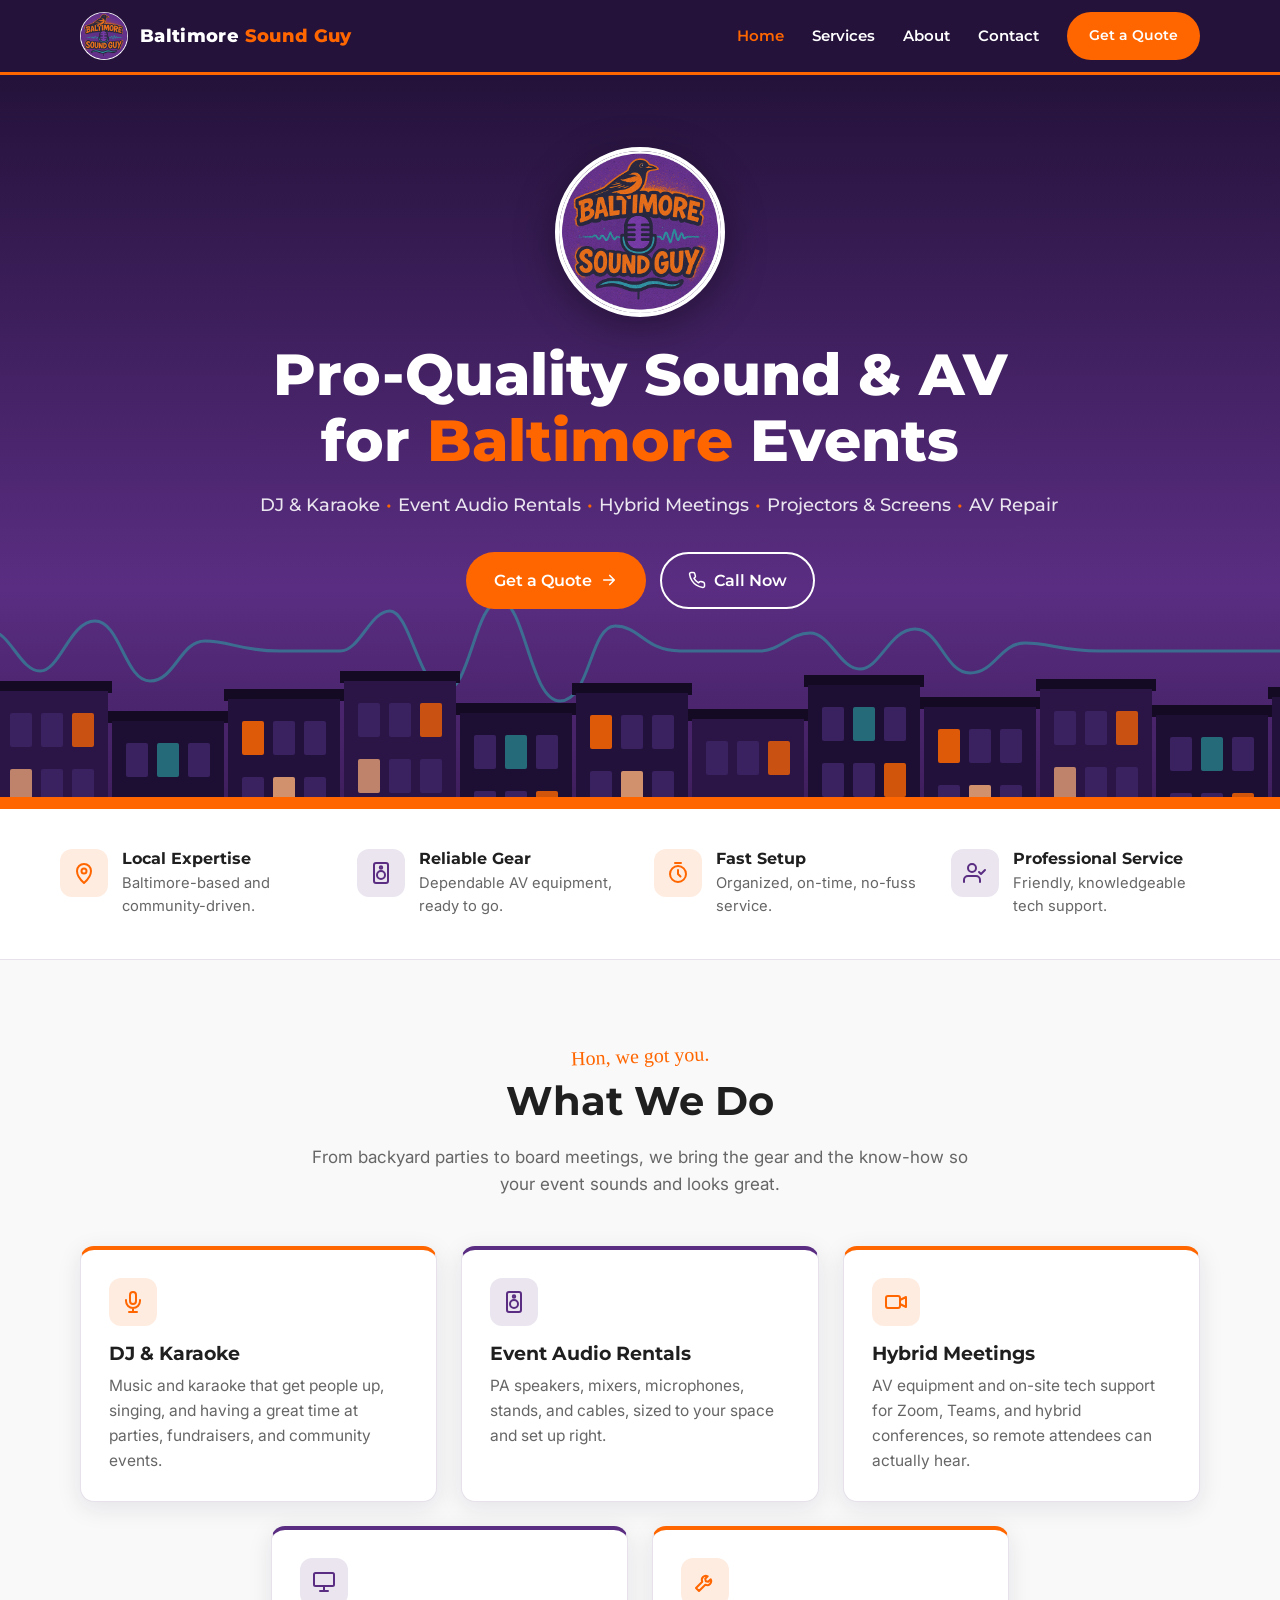
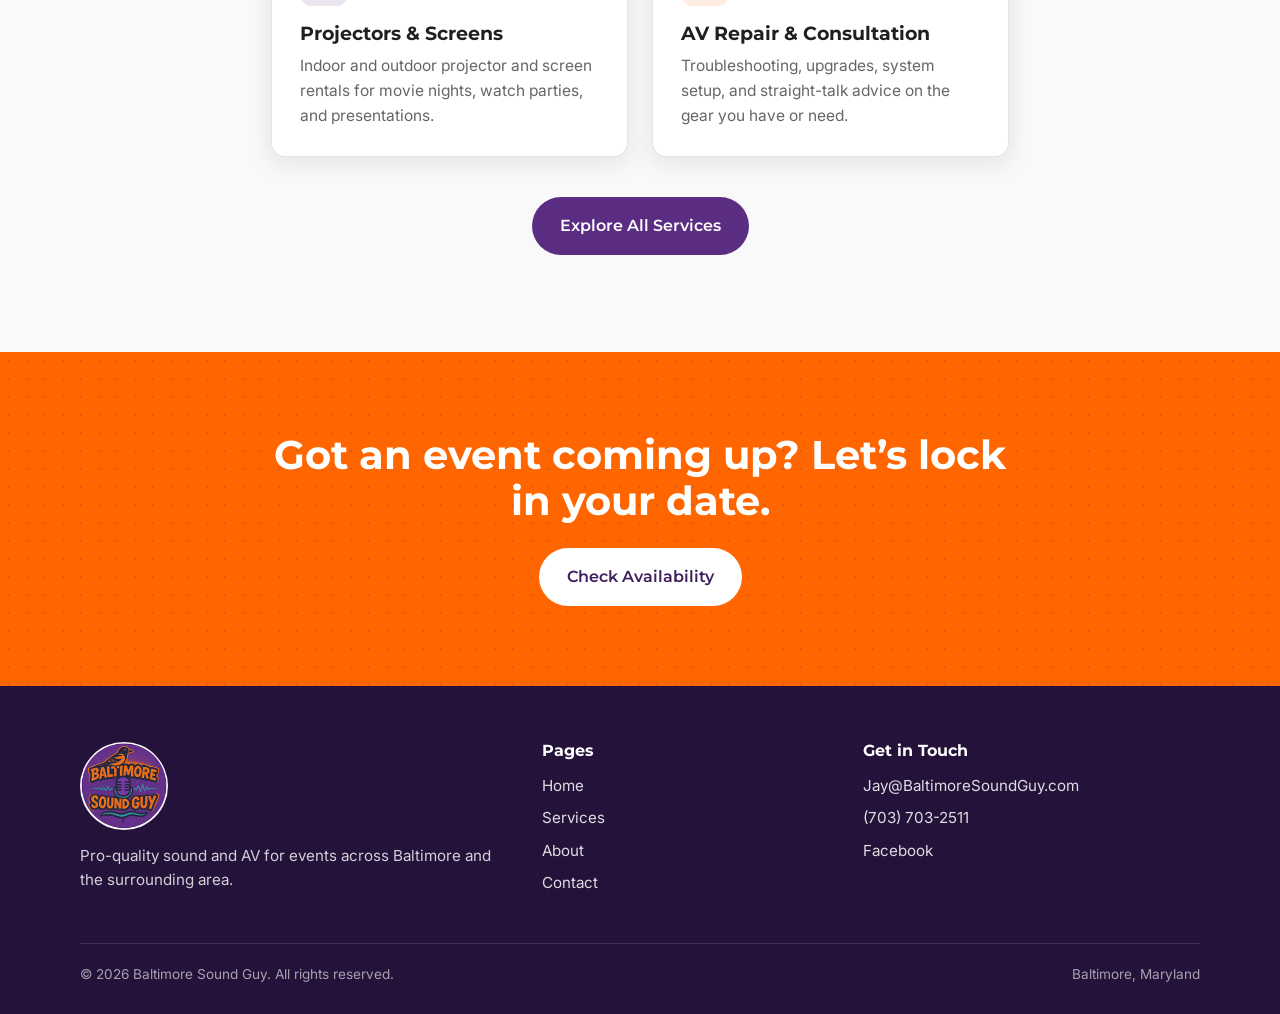
<file: index.html>
<!doctype html>
<html lang="en">
<head>
  <meta charset="utf-8">
  <meta name="viewport" content="width=device-width, initial-scale=1">
  <title>Baltimore Sound Guy | DJ, Karaoke, Event Audio & AV Rentals in Baltimore</title>
  <meta name="description" content="Pro-quality sound and AV for Baltimore events: DJ and karaoke, PA and event audio rentals, hybrid meeting support, projector and screen rentals, and AV repair.">
  <link rel="canonical" href="https://baltimoresoundguy.com/">
  <link rel="icon" href="assets/images/favicon-64.png">
  <meta property="og:title" content="Baltimore Sound Guy">
  <meta property="og:description" content="Pro-quality sound and AV for Baltimore events.">
  <meta property="og:image" content="https://baltimoresoundguy.com/assets/images/logo-circle-512.png">
  <link rel="preconnect" href="https://fonts.googleapis.com">
  <link rel="preconnect" href="https://fonts.gstatic.com" crossorigin>
  <link href="https://fonts.googleapis.com/css2?family=Inter:wght@400;500;600&family=Montserrat:wght@500;600;700;800&family=Permanent+Marker&display=swap" rel="stylesheet">
  <link rel="stylesheet" href="assets/css/styles.css?v=3">
</head>
<body>
  <a class="skip-link" href="#main">Skip to content</a>

  <header class="site-header">
    <nav class="container nav" aria-label="Main">
      <a class="brand" href="index.html">
        <img src="assets/images/logo-circle-160.png" alt="" width="48" height="48">
        <span>Baltimore <b>Sound Guy</b></span>
      </a>
      <button class="nav-toggle" aria-label="Open menu" aria-expanded="false" aria-controls="nav-links">
        <svg viewBox="0 0 24 24" fill="none" stroke="currentColor" stroke-width="2" stroke-linecap="round"><path d="M4 6h16M4 12h16M4 18h16"/></svg>
      </button>
      <ul class="nav-links" id="nav-links">
        <li><a href="index.html" aria-current="page">Home</a></li>
        <li><a href="services.html">Services</a></li>
        <li><a href="about.html">About</a></li>
        <li><a href="contact.html">Contact</a></li>
        <li><a class="btn btn--orange" href="contact.html">Get a Quote</a></li>
      </ul>
    </nav>
  </header>

  <main id="main">

    <!-- ===== Section 1: Hero ===== -->
    <section class="hero">
      <div class="container hero__inner">
        <img class="hero__logo" src="assets/images/logo-circle-512.png" alt="Baltimore Sound Guy logo" width="170" height="170">
        <h1>Pro-Quality Sound &amp; AV for <em>Baltimore</em> Events</h1>
        <p class="hero__services">
          <span>DJ &amp; Karaoke</span><span class="dot">•</span><span>Event Audio Rentals</span><span class="dot">•</span><span>Hybrid Meetings</span><span class="dot">•</span><span>Projectors &amp; Screens</span><span class="dot">•</span><span>AV Repair</span>
        </p>
        <div class="hero__ctas">
          <a class="btn btn--orange" href="contact.html">Get a Quote
            <svg viewBox="0 0 24 24" fill="none" stroke="currentColor" stroke-width="2.2" stroke-linecap="round" stroke-linejoin="round"><path d="M5 12h14M13 6l6 6-6 6"/></svg>
          </a>
          <a class="btn btn--ghost" href="tel:+17037032511">
            <svg viewBox="0 0 24 24" fill="none" stroke="currentColor" stroke-width="2" stroke-linecap="round" stroke-linejoin="round"><path d="M22 16.9v3a2 2 0 0 1-2.2 2 19.8 19.8 0 0 1-8.6-3.1 19.5 19.5 0 0 1-6-6A19.8 19.8 0 0 1 2.1 4.2 2 2 0 0 1 4.1 2h3a2 2 0 0 1 2 1.7c.1.9.4 1.8.7 2.7a2 2 0 0 1-.5 2.1L8 9.8a16 16 0 0 0 6 6l1.3-1.3a2 2 0 0 1 2.1-.4c.9.3 1.8.6 2.7.7a2 2 0 0 1 1.7 2z"/></svg>
            Call Now
          </a>
        </div>
      </div>

      <!-- Baltimore rowhome skyline with a sound wave running over the rooftops -->
      <svg class="hero__skyline" viewBox="0 0 1440 230" preserveAspectRatio="xMidYMax slice" aria-hidden="true">
        <defs>
          <g id="rh-a">
            <rect x="-4" y="-10" width="120" height="12" fill="#150a24"/>
            <rect x="0" y="0" width="112" height="300" fill="#22113a"/>
            <rect x="14" y="22" width="22" height="34" rx="2" fill="#FF6600" opacity=".85"/>
            <rect x="45" y="22" width="22" height="34" rx="2" fill="#3a2160"/>
            <rect x="76" y="22" width="22" height="34" rx="2" fill="#3a2160"/>
            <rect x="14" y="78" width="22" height="34" rx="2" fill="#3a2160"/>
            <rect x="45" y="78" width="22" height="34" rx="2" fill="#FFB27A" opacity=".8"/>
            <rect x="76" y="78" width="22" height="34" rx="2" fill="#3a2160"/>
          </g>
          <g id="rh-b">
            <rect x="-4" y="-10" width="120" height="12" fill="#150a24"/>
            <rect x="0" y="0" width="112" height="300" fill="#2a1546"/>
            <rect x="14" y="22" width="22" height="34" rx="2" fill="#3a2160"/>
            <rect x="45" y="22" width="22" height="34" rx="2" fill="#3a2160"/>
            <rect x="76" y="22" width="22" height="34" rx="2" fill="#FF6600" opacity=".75"/>
            <rect x="14" y="78" width="22" height="34" rx="2" fill="#FFB27A" opacity=".7"/>
            <rect x="45" y="78" width="22" height="34" rx="2" fill="#3a2160"/>
            <rect x="76" y="78" width="22" height="34" rx="2" fill="#3a2160"/>
          </g>
          <g id="rh-c">
            <rect x="-4" y="-10" width="120" height="12" fill="#150a24"/>
            <rect x="0" y="0" width="112" height="300" fill="#1d0f33"/>
            <rect x="14" y="22" width="22" height="34" rx="2" fill="#3a2160"/>
            <rect x="45" y="22" width="22" height="34" rx="2" fill="#2BA6A6" opacity=".6"/>
            <rect x="76" y="22" width="22" height="34" rx="2" fill="#3a2160"/>
            <rect x="14" y="78" width="22" height="34" rx="2" fill="#3a2160"/>
            <rect x="45" y="78" width="22" height="34" rx="2" fill="#3a2160"/>
            <rect x="76" y="78" width="22" height="34" rx="2" fill="#FF6600" opacity=".8"/>
          </g>
        </defs>

        <!-- sound wave -->
        <path d="M0 70 C40 70 50 50 70 50 S100 90 120 90 S150 40 175 40 S205 100 230 100 S260 60 285 60 S320 70 360 70 L420 70 C440 70 450 30 470 30 S500 110 525 110 S555 20 580 20 S610 120 640 120 S670 45 695 45 S725 70 760 70 L840 70 C860 70 870 52 890 52 S920 88 940 88 S970 48 995 48 S1025 92 1050 92 S1080 62 1105 62 S1140 70 1180 70 L1440 70"
              fill="none" stroke="#2BA6A6" stroke-width="3" stroke-linecap="round" opacity=".55"/>

        <use href="#rh-a" x="-40" y="128"/>
        <use href="#rh-b" x="76" y="110"/>
        <use href="#rh-c" x="192" y="140"/>
        <use href="#rh-a" x="308" y="118"/>
        <use href="#rh-b" x="424" y="100"/>
        <use href="#rh-c" x="540" y="132"/>
        <use href="#rh-a" x="656" y="112"/>
        <use href="#rh-b" x="772" y="138"/>
        <use href="#rh-c" x="888" y="104"/>
        <use href="#rh-a" x="1004" y="126"/>
        <use href="#rh-b" x="1120" y="108"/>
        <use href="#rh-c" x="1236" y="134"/>
        <use href="#rh-a" x="1352" y="116"/>

        <!-- sidewalk -->
        <rect x="0" y="216" width="1440" height="14" fill="#FF6600"/>
      </svg>
    </section>

    <!-- ===== Section 2: Trust bar ===== -->
    <section class="trust" aria-label="Why Baltimore Sound Guy">
      <div class="container trust__grid">
        <div class="trust__item">
          <div class="icon-badge">
            <svg viewBox="0 0 24 24" fill="none" stroke="currentColor" stroke-width="2" stroke-linecap="round" stroke-linejoin="round"><path d="M12 22s7-6.2 7-12a7 7 0 1 0-14 0c0 5.8 7 12 7 12z"/><circle cx="12" cy="10" r="2.5"/></svg>
          </div>
          <div>
            <h3>Local Expertise</h3>
            <p>Baltimore-based and community-driven.</p>
          </div>
        </div>
        <div class="trust__item">
          <div class="icon-badge icon-badge--purple">
            <svg viewBox="0 0 24 24" fill="none" stroke="currentColor" stroke-width="2" stroke-linecap="round" stroke-linejoin="round"><rect x="5" y="2" width="14" height="20" rx="2"/><circle cx="12" cy="14" r="4"/><circle cx="12" cy="6.5" r="1.2"/></svg>
          </div>
          <div>
            <h3>Reliable Gear</h3>
            <p>Dependable AV equipment, ready to go.</p>
          </div>
        </div>
        <div class="trust__item">
          <div class="icon-badge">
            <svg viewBox="0 0 24 24" fill="none" stroke="currentColor" stroke-width="2" stroke-linecap="round" stroke-linejoin="round"><circle cx="12" cy="13" r="8"/><path d="M12 9v4l2.5 2.5M9 2h6"/></svg>
          </div>
          <div>
            <h3>Fast Setup</h3>
            <p>Organized, on-time, no-fuss service.</p>
          </div>
        </div>
        <div class="trust__item">
          <div class="icon-badge icon-badge--purple">
            <svg viewBox="0 0 24 24" fill="none" stroke="currentColor" stroke-width="2" stroke-linecap="round" stroke-linejoin="round"><path d="M17 21v-2a4 4 0 0 0-4-4H5a4 4 0 0 0-4 4v2"/><circle cx="9" cy="7" r="4"/><path d="M16 11l2 2 4-4"/></svg>
          </div>
          <div>
            <h3>Professional Service</h3>
            <p>Friendly, knowledgeable tech support.</p>
          </div>
        </div>
      </div>
    </section>

    <!-- ===== Section 3: Services preview ===== -->
    <section class="section">
      <div class="container">
        <div class="section-head">
          <span class="tag">Hon, we got you.</span>
          <h2>What We Do</h2>
          <p>From backyard parties to board meetings, we bring the gear and the know-how so your event sounds and looks great.</p>
        </div>

        <div class="cards">
          <article class="card">
            <div class="icon-badge">
              <svg viewBox="0 0 24 24" fill="none" stroke="currentColor" stroke-width="2" stroke-linecap="round" stroke-linejoin="round"><rect x="9" y="2" width="6" height="12" rx="3"/><path d="M5 10v1a7 7 0 0 0 14 0v-1M12 18v4M8 22h8"/></svg>
            </div>
            <h3>DJ &amp; Karaoke</h3>
            <p>Music and karaoke that get people up, singing, and having a great time at parties, fundraisers, and community events.</p>
          </article>
          <article class="card">
            <div class="icon-badge icon-badge--purple">
              <svg viewBox="0 0 24 24" fill="none" stroke="currentColor" stroke-width="2" stroke-linecap="round" stroke-linejoin="round"><rect x="5" y="2" width="14" height="20" rx="2"/><circle cx="12" cy="14" r="4"/><circle cx="12" cy="6.5" r="1.2"/></svg>
            </div>
            <h3>Event Audio Rentals</h3>
            <p>PA speakers, mixers, microphones, stands, and cables, sized to your space and set up right.</p>
          </article>
          <article class="card">
            <div class="icon-badge">
              <svg viewBox="0 0 24 24" fill="none" stroke="currentColor" stroke-width="2" stroke-linecap="round" stroke-linejoin="round"><rect x="2" y="6" width="14" height="12" rx="2"/><path d="M16 10l6-3v10l-6-3"/></svg>
            </div>
            <h3>Hybrid Meetings</h3>
            <p>AV equipment and on-site tech support for Zoom, Teams, and hybrid conferences, so remote attendees can actually hear.</p>
          </article>
          <article class="card">
            <div class="icon-badge icon-badge--purple">
              <svg viewBox="0 0 24 24" fill="none" stroke="currentColor" stroke-width="2" stroke-linecap="round" stroke-linejoin="round"><rect x="2" y="3" width="20" height="13" rx="1.5"/><path d="M12 16v5M8 21h8"/></svg>
            </div>
            <h3>Projectors &amp; Screens</h3>
            <p>Indoor and outdoor projector and screen rentals for movie nights, watch parties, and presentations.</p>
          </article>
          <article class="card">
            <div class="icon-badge">
              <svg viewBox="0 0 24 24" fill="none" stroke="currentColor" stroke-width="2" stroke-linecap="round" stroke-linejoin="round"><path d="M14.7 6.3a4 4 0 0 0-5.4 5.4L3 18l3 3 6.3-6.3a4 4 0 0 0 5.4-5.4l-2.5 2.5-2.4-.6-.6-2.4z"/></svg>
            </div>
            <h3>AV Repair &amp; Consultation</h3>
            <p>Troubleshooting, upgrades, system setup, and straight-talk advice on the gear you have or need.</p>
          </article>
        </div>

        <p class="center mt-40">
          <a class="btn btn--purple" href="services.html">Explore All Services</a>
        </p>
      </div>
    </section>

    <!--
      ===== Section 4: Portfolio highlights ("Recent Setups") =====
      Hidden until real event photos are available (backyard movie night,
      hybrid conference, karaoke night).

      ===== Section 5: Testimonials ("What Our Clients Say") =====
      Hidden until genuine customer reviews are collected, with permission.
    -->

    <!-- ===== Section 6: Call to action ===== -->
    <section class="cta-band section">
      <div class="container">
        <h2>Got an event coming up? Let’s lock in your date.</h2>
        <a class="btn btn--white" href="contact.html">Check Availability</a>
      </div>
    </section>

  </main>

  <!-- ===== Section 7: Footer ===== -->
  <footer class="site-footer">
    <div class="container">
      <div class="footer-grid">
        <div class="footer-brand">
          <img src="assets/images/logo-circle-160.png" alt="Baltimore Sound Guy logo" width="88" height="88">
          <p>Pro-quality sound and AV for events across Baltimore and the surrounding area.</p>
        </div>
        <div>
          <h4>Pages</h4>
          <ul>
            <li><a href="index.html">Home</a></li>
            <li><a href="services.html">Services</a></li>
            <li><a href="about.html">About</a></li>
            <li><a href="contact.html">Contact</a></li>
          </ul>
        </div>
        <div>
          <h4>Get in Touch</h4>
          <ul>
            <li><a href="mailto:Jay@BaltimoreSoundGuy.com">Jay@BaltimoreSoundGuy.com</a></li>
            <li><a href="tel:+17037032511">(703) 703-2511</a></li>
            <li><a href="https://www.facebook.com/baltimoresoundguy" target="_blank" rel="noopener">Facebook</a></li>
          </ul>
        </div>
      </div>
      <div class="footer-bottom">
        <span>© <span data-year>2026</span> Baltimore Sound Guy. All rights reserved.</span>
        <span>Baltimore, Maryland</span>
      </div>
    </div>
  </footer>

  <script src="assets/js/main.js?v=2"></script>
</body>
</html>
</file>
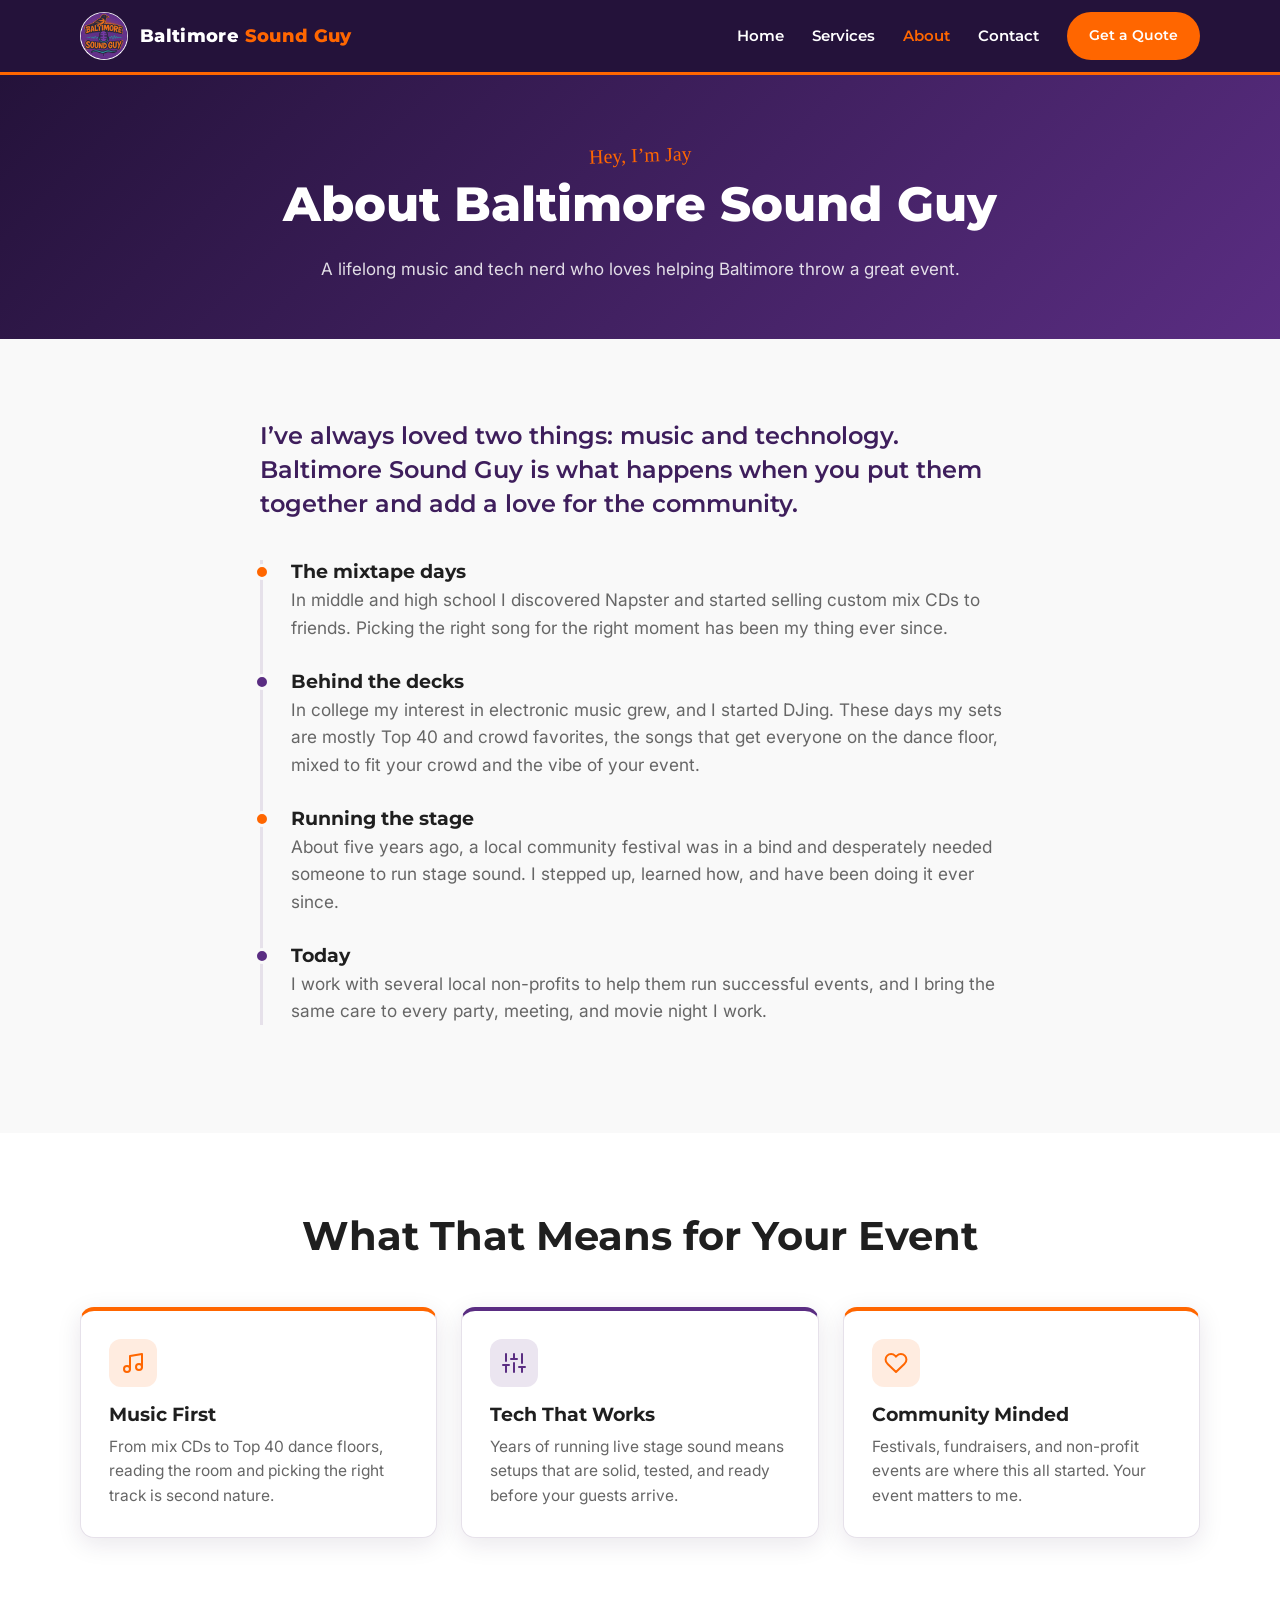
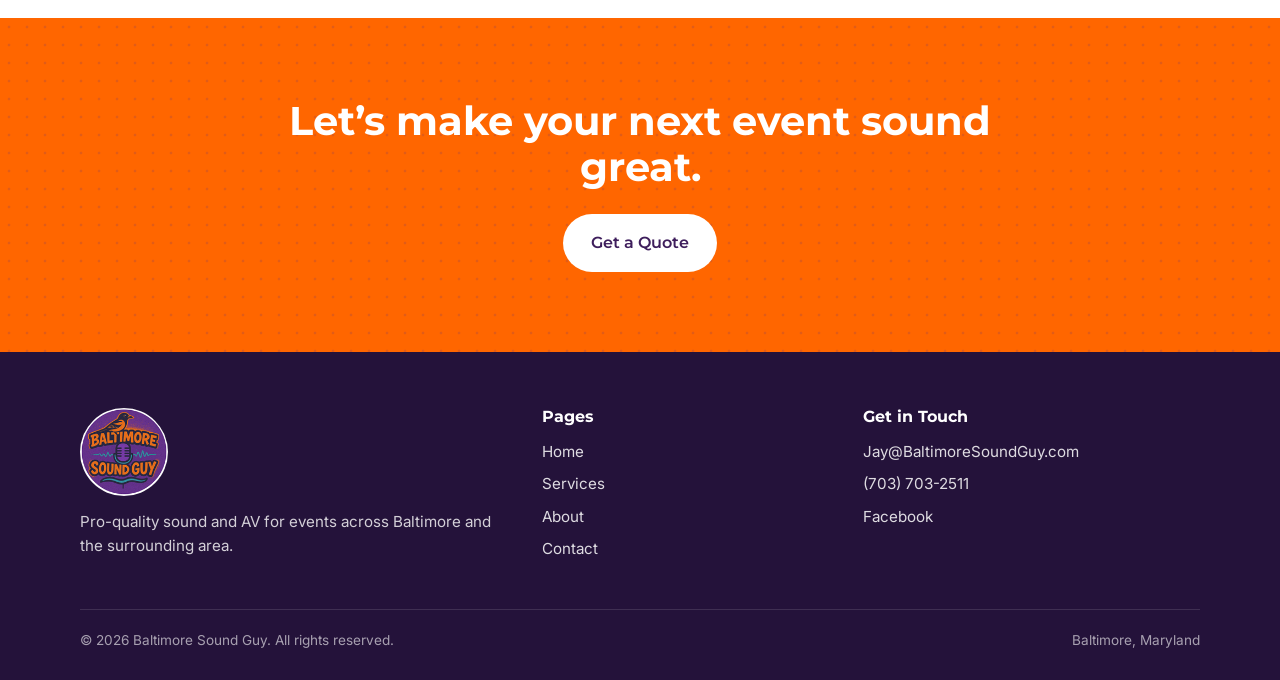
<file: about.html>
<!doctype html>
<html lang="en">
<head>
  <meta charset="utf-8">
  <meta name="viewport" content="width=device-width, initial-scale=1">
  <title>About | Baltimore Sound Guy</title>
  <meta name="description" content="Meet Jay, the Baltimore Sound Guy: a lifelong music and tech fan who runs festival stage sound, DJs, and helps local non-profits put on great events.">
  <link rel="canonical" href="https://baltimoresoundguy.com/about.html">
  <link rel="icon" href="assets/images/favicon-64.png">
  <link rel="preconnect" href="https://fonts.googleapis.com">
  <link rel="preconnect" href="https://fonts.gstatic.com" crossorigin>
  <link href="https://fonts.googleapis.com/css2?family=Inter:wght@400;500;600&family=Montserrat:wght@500;600;700;800&family=Permanent+Marker&display=swap" rel="stylesheet">
  <link rel="stylesheet" href="assets/css/styles.css?v=3">
</head>
<body>
  <a class="skip-link" href="#main">Skip to content</a>

  <header class="site-header">
    <nav class="container nav" aria-label="Main">
      <a class="brand" href="index.html">
        <img src="assets/images/logo-circle-160.png" alt="" width="48" height="48">
        <span>Baltimore <b>Sound Guy</b></span>
      </a>
      <button class="nav-toggle" aria-label="Open menu" aria-expanded="false" aria-controls="nav-links">
        <svg viewBox="0 0 24 24" fill="none" stroke="currentColor" stroke-width="2" stroke-linecap="round"><path d="M4 6h16M4 12h16M4 18h16"/></svg>
      </button>
      <ul class="nav-links" id="nav-links">
        <li><a href="index.html">Home</a></li>
        <li><a href="services.html">Services</a></li>
        <li><a href="about.html" aria-current="page">About</a></li>
        <li><a href="contact.html">Contact</a></li>
        <li><a class="btn btn--orange" href="contact.html">Get a Quote</a></li>
      </ul>
    </nav>
  </header>

  <main id="main">
    <section class="page-head">
      <div class="container">
        <span class="tag">Hey, I’m Jay</span>
        <h1>About Baltimore Sound Guy</h1>
        <p>A lifelong music and tech nerd who loves helping Baltimore throw a great event.</p>
      </div>
    </section>

    <section class="section">
      <div class="container">
        <div class="story">
          <p class="lead">I’ve always loved two things: music and technology. Baltimore Sound Guy is what happens when you put them together and add a love for the community.</p>

          <ol class="timeline">
            <li>
              <h3>The mixtape days</h3>
              <p>In middle and high school I discovered Napster and started selling custom mix CDs to friends. Picking the right song for the right moment has been my thing ever since.</p>
            </li>
            <li>
              <h3>Behind the decks</h3>
              <p>In college my interest in electronic music grew, and I started DJing. These days my sets are mostly Top 40 and crowd favorites, the songs that get everyone on the dance floor, mixed to fit your crowd and the vibe of your event.</p>
            </li>
            <li>
              <h3>Running the stage</h3>
              <p>About five years ago, a local community festival was in a bind and desperately needed someone to run stage sound. I stepped up, learned how, and have been doing it ever since.</p>
            </li>
            <li>
              <h3>Today</h3>
              <p>I work with several local non-profits to help them run successful events, and I bring the same care to every party, meeting, and movie night I work.</p>
            </li>
          </ol>
        </div>
      </div>
    </section>

    <section class="section section--white">
      <div class="container">
        <div class="section-head">
          <h2>What That Means for Your Event</h2>
        </div>
        <div class="values">
          <article class="card">
            <div class="icon-badge">
              <svg viewBox="0 0 24 24" fill="none" stroke="currentColor" stroke-width="2" stroke-linecap="round" stroke-linejoin="round"><path d="M9 18V5l12-2v13"/><circle cx="6" cy="18" r="3"/><circle cx="18" cy="16" r="3"/></svg>
            </div>
            <h3>Music First</h3>
            <p>From mix CDs to Top 40 dance floors, reading the room and picking the right track is second nature.</p>
          </article>
          <article class="card">
            <div class="icon-badge icon-badge--purple">
              <svg viewBox="0 0 24 24" fill="none" stroke="currentColor" stroke-width="2" stroke-linecap="round" stroke-linejoin="round"><path d="M4 21v-7M4 10V3M12 21v-9M12 8V3M20 21v-5M20 12V3M1 14h6M9 8h6M17 16h6"/></svg>
            </div>
            <h3>Tech That Works</h3>
            <p>Years of running live stage sound means setups that are solid, tested, and ready before your guests arrive.</p>
          </article>
          <article class="card">
            <div class="icon-badge">
              <svg viewBox="0 0 24 24" fill="none" stroke="currentColor" stroke-width="2" stroke-linecap="round" stroke-linejoin="round"><path d="M20.8 4.6a5.5 5.5 0 0 0-7.8 0L12 5.7l-1-1.1a5.5 5.5 0 0 0-7.8 7.8l1 1.1L12 21l7.8-7.5 1-1.1a5.5 5.5 0 0 0 0-7.8z"/></svg>
            </div>
            <h3>Community Minded</h3>
            <p>Festivals, fundraisers, and non-profit events are where this all started. Your event matters to me.</p>
          </article>
        </div>
      </div>
    </section>

    <section class="cta-band section">
      <div class="container">
        <h2>Let’s make your next event sound great.</h2>
        <a class="btn btn--white" href="contact.html">Get a Quote</a>
      </div>
    </section>
  </main>

  <footer class="site-footer">
    <div class="container">
      <div class="footer-grid">
        <div class="footer-brand">
          <img src="assets/images/logo-circle-160.png" alt="Baltimore Sound Guy logo" width="88" height="88">
          <p>Pro-quality sound and AV for events across Baltimore and the surrounding area.</p>
        </div>
        <div>
          <h4>Pages</h4>
          <ul>
            <li><a href="index.html">Home</a></li>
            <li><a href="services.html">Services</a></li>
            <li><a href="about.html">About</a></li>
            <li><a href="contact.html">Contact</a></li>
          </ul>
        </div>
        <div>
          <h4>Get in Touch</h4>
          <ul>
            <li><a href="mailto:Jay@BaltimoreSoundGuy.com">Jay@BaltimoreSoundGuy.com</a></li>
            <li><a href="tel:+17037032511">(703) 703-2511</a></li>
            <li><a href="https://www.facebook.com/baltimoresoundguy" target="_blank" rel="noopener">Facebook</a></li>
          </ul>
        </div>
      </div>
      <div class="footer-bottom">
        <span>© <span data-year>2026</span> Baltimore Sound Guy. All rights reserved.</span>
        <span>Baltimore, Maryland</span>
      </div>
    </div>
  </footer>

  <script src="assets/js/main.js?v=2"></script>
</body>
</html>
</file>
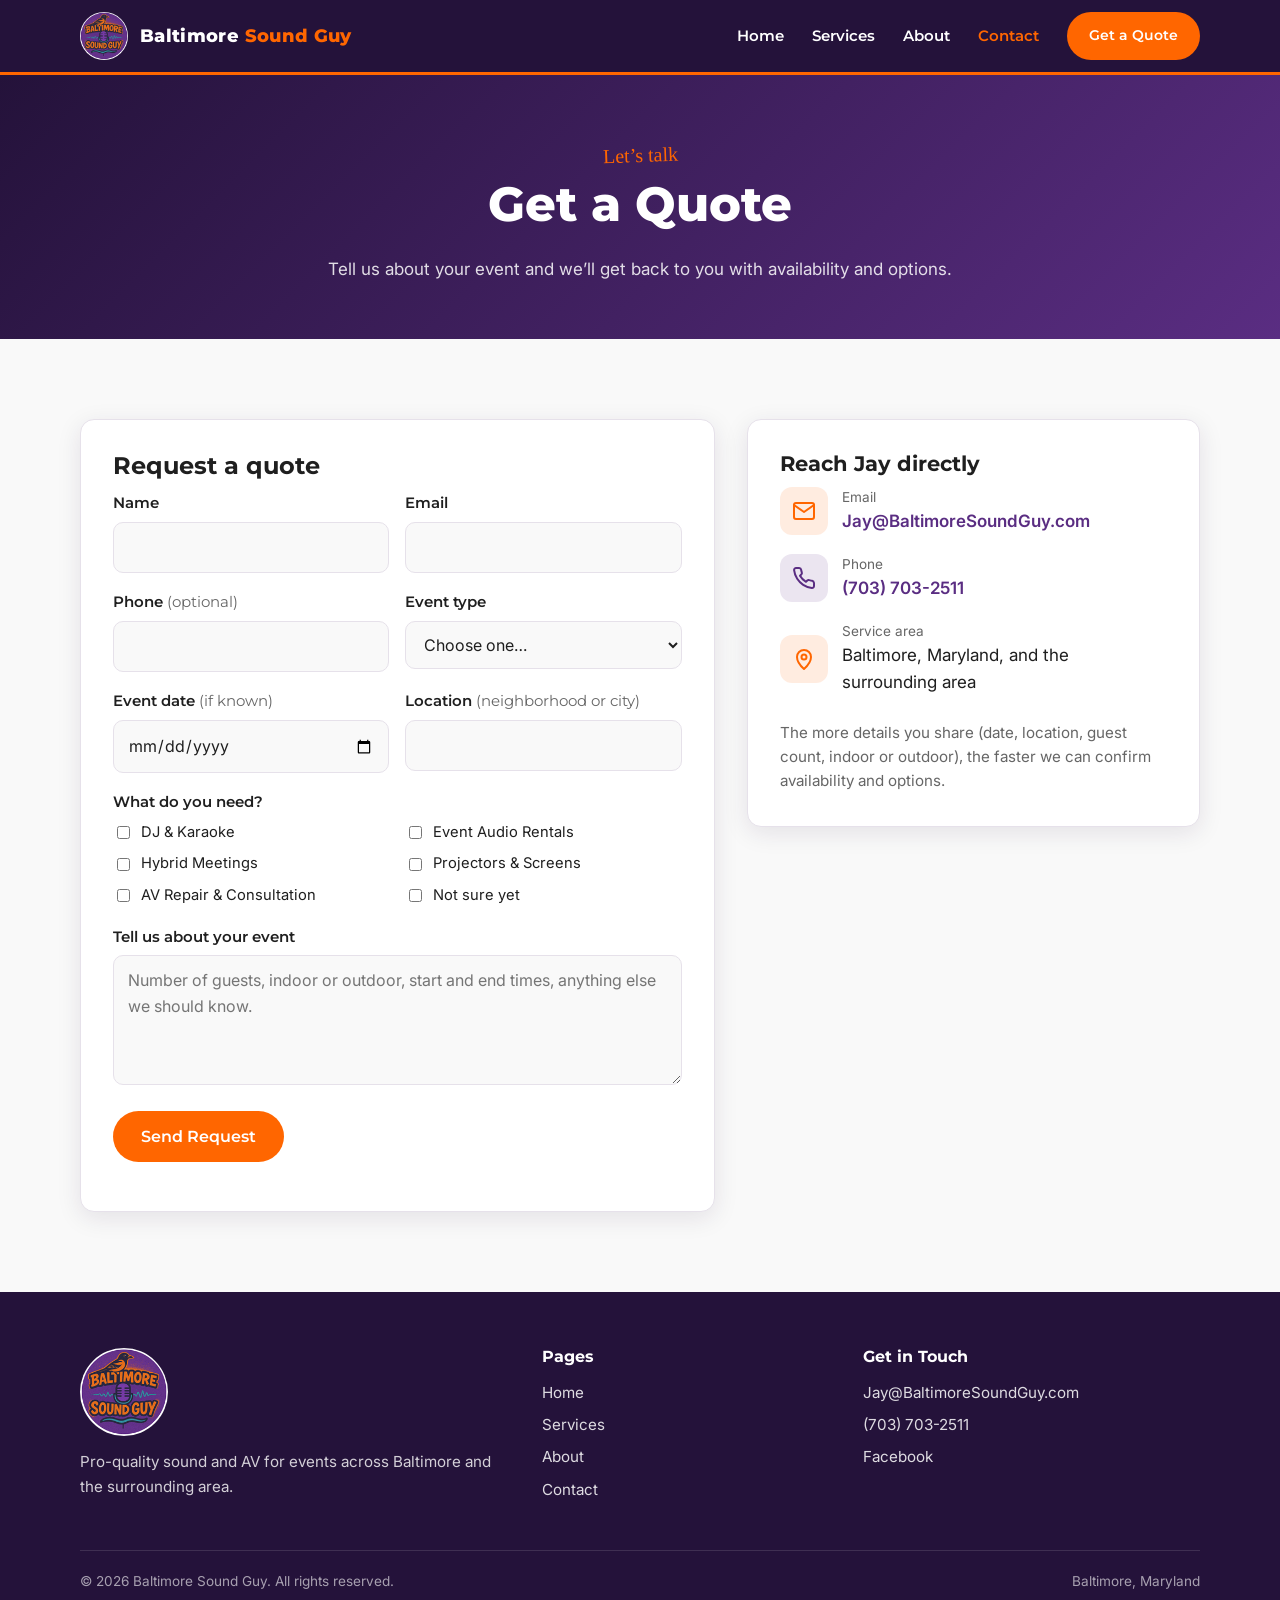
<file: contact.html>
<!doctype html>
<html lang="en">
<head>
  <meta charset="utf-8">
  <meta name="viewport" content="width=device-width, initial-scale=1">
  <title>Contact &amp; Quotes | Baltimore Sound Guy</title>
  <meta name="description" content="Request a quote or check availability for DJ, karaoke, event audio, hybrid meeting, and projector rentals in Baltimore, MD.">
  <link rel="canonical" href="https://baltimoresoundguy.com/contact.html">
  <link rel="icon" href="assets/images/favicon-64.png">
  <link rel="preconnect" href="https://fonts.googleapis.com">
  <link rel="preconnect" href="https://fonts.gstatic.com" crossorigin>
  <link href="https://fonts.googleapis.com/css2?family=Inter:wght@400;500;600&family=Montserrat:wght@500;600;700;800&family=Permanent+Marker&display=swap" rel="stylesheet">
  <link rel="stylesheet" href="assets/css/styles.css?v=3">
</head>
<body>
  <a class="skip-link" href="#main">Skip to content</a>

  <header class="site-header">
    <nav class="container nav" aria-label="Main">
      <a class="brand" href="index.html">
        <img src="assets/images/logo-circle-160.png" alt="" width="48" height="48">
        <span>Baltimore <b>Sound Guy</b></span>
      </a>
      <button class="nav-toggle" aria-label="Open menu" aria-expanded="false" aria-controls="nav-links">
        <svg viewBox="0 0 24 24" fill="none" stroke="currentColor" stroke-width="2" stroke-linecap="round"><path d="M4 6h16M4 12h16M4 18h16"/></svg>
      </button>
      <ul class="nav-links" id="nav-links">
        <li><a href="index.html">Home</a></li>
        <li><a href="services.html">Services</a></li>
        <li><a href="about.html">About</a></li>
        <li><a href="contact.html" aria-current="page">Contact</a></li>
        <li><a class="btn btn--orange" href="contact.html">Get a Quote</a></li>
      </ul>
    </nav>
  </header>

  <main id="main">
    <section class="page-head">
      <div class="container">
        <span class="tag">Let’s talk</span>
        <h1>Get a Quote</h1>
        <p>Tell us about your event and we’ll get back to you with availability and options.</p>
      </div>
    </section>

    <section class="section">
      <div class="container contact-grid">

        <div class="panel">
          <h2 style="font-size:1.5rem">Request a quote</h2>
          <!-- Submissions are delivered by Web3Forms to Jay@BaltimoreSoundGuy.com.
               If access_key is blank, the form falls back to opening the visitor's email app. -->
          <form id="quote-form" data-endpoint="https://api.web3forms.com/submit" novalidate>
            <input type="hidden" name="access_key" value="b3fae810-ae31-49ea-93be-68f3c56002c3">
            <input type="hidden" name="from_name" value="BaltimoreSoundGuy.com">
            <!-- spam trap: real visitors never see or fill this -->
            <input type="checkbox" name="botcheck" class="hp" tabindex="-1" autocomplete="off" aria-hidden="true">
            <div class="form-row">
              <div class="field">
                <label for="name">Name</label>
                <input id="name" name="name" type="text" autocomplete="name" required>
              </div>
              <div class="field">
                <label for="email">Email</label>
                <input id="email" name="email" type="email" autocomplete="email" required>
              </div>
            </div>
            <div class="form-row">
              <div class="field">
                <label for="phone">Phone <span class="opt">(optional)</span></label>
                <input id="phone" name="phone" type="tel" autocomplete="tel">
              </div>
              <div class="field">
                <label for="event_type">Event type</label>
                <select id="event_type" name="event_type">
                  <option value="">Choose one…</option>
                  <option>Party / celebration</option>
                  <option>Community or school event</option>
                  <option>Fundraiser</option>
                  <option>Meeting / conference</option>
                  <option>Movie night</option>
                  <option>Equipment rental only</option>
                  <option>Repair / consultation</option>
                  <option>Other</option>
                </select>
              </div>
            </div>
            <div class="form-row">
              <div class="field">
                <label for="event_date">Event date <span class="opt">(if known)</span></label>
                <input id="event_date" name="event_date" type="date">
              </div>
              <div class="field">
                <label for="location">Location <span class="opt">(neighborhood or city)</span></label>
                <input id="location" name="location" type="text">
              </div>
            </div>
            <div class="field">
              <label>What do you need?</label>
              <div class="checks">
                <label><input type="checkbox" name="services" value="DJ & Karaoke"> DJ &amp; Karaoke</label>
                <label><input type="checkbox" name="services" value="Event Audio Rentals"> Event Audio Rentals</label>
                <label><input type="checkbox" name="services" value="Hybrid Meetings"> Hybrid Meetings</label>
                <label><input type="checkbox" name="services" value="Projectors & Screens"> Projectors &amp; Screens</label>
                <label><input type="checkbox" name="services" value="AV Repair & Consultation"> AV Repair &amp; Consultation</label>
                <label><input type="checkbox" name="services" value="Not sure yet"> Not sure yet</label>
              </div>
            </div>
            <div class="field">
              <label for="message">Tell us about your event</label>
              <textarea id="message" name="message" placeholder="Number of guests, indoor or outdoor, start and end times, anything else we should know."></textarea>
            </div>
            <button class="btn btn--orange" type="submit">Send Request</button>
            <p class="form-status" role="status" aria-live="polite"></p>
          </form>
        </div>

        <aside class="panel">
          <h2 style="font-size:1.3rem">Reach Jay directly</h2>
          <ul class="contact-list">
            <li>
              <div class="icon-badge">
                <svg viewBox="0 0 24 24" fill="none" stroke="currentColor" stroke-width="2" stroke-linecap="round" stroke-linejoin="round"><rect x="2" y="4" width="20" height="16" rx="2"/><path d="M22 6l-10 7L2 6"/></svg>
              </div>
              <div><small>Email</small><a href="mailto:Jay@BaltimoreSoundGuy.com">Jay@BaltimoreSoundGuy.com</a></div>
            </li>
            <li>
              <div class="icon-badge icon-badge--purple">
                <svg viewBox="0 0 24 24" fill="none" stroke="currentColor" stroke-width="2" stroke-linecap="round" stroke-linejoin="round"><path d="M22 16.9v3a2 2 0 0 1-2.2 2 19.8 19.8 0 0 1-8.6-3.1 19.5 19.5 0 0 1-6-6A19.8 19.8 0 0 1 2.1 4.2 2 2 0 0 1 4.1 2h3a2 2 0 0 1 2 1.7c.1.9.4 1.8.7 2.7a2 2 0 0 1-.5 2.1L8 9.8a16 16 0 0 0 6 6l1.3-1.3a2 2 0 0 1 2.1-.4c.9.3 1.8.6 2.7.7a2 2 0 0 1 1.7 2z"/></svg>
              </div>
              <div><small>Phone</small><a href="tel:+17037032511">(703) 703-2511</a></div>
            </li>
            <li>
              <div class="icon-badge">
                <svg viewBox="0 0 24 24" fill="none" stroke="currentColor" stroke-width="2" stroke-linecap="round" stroke-linejoin="round"><path d="M12 22s7-6.2 7-12a7 7 0 1 0-14 0c0 5.8 7 12 7 12z"/><circle cx="12" cy="10" r="2.5"/></svg>
              </div>
              <div><small>Service area</small>Baltimore, Maryland, and the surrounding area</div>
            </li>
          </ul>
          <p style="color:var(--gray);font-size:.95rem;margin:0">The more details you share (date, location, guest count, indoor or outdoor), the faster we can confirm availability and options.</p>
        </aside>

      </div>
    </section>
  </main>

  <footer class="site-footer">
    <div class="container">
      <div class="footer-grid">
        <div class="footer-brand">
          <img src="assets/images/logo-circle-160.png" alt="Baltimore Sound Guy logo" width="88" height="88">
          <p>Pro-quality sound and AV for events across Baltimore and the surrounding area.</p>
        </div>
        <div>
          <h4>Pages</h4>
          <ul>
            <li><a href="index.html">Home</a></li>
            <li><a href="services.html">Services</a></li>
            <li><a href="about.html">About</a></li>
            <li><a href="contact.html">Contact</a></li>
          </ul>
        </div>
        <div>
          <h4>Get in Touch</h4>
          <ul>
            <li><a href="mailto:Jay@BaltimoreSoundGuy.com">Jay@BaltimoreSoundGuy.com</a></li>
            <li><a href="tel:+17037032511">(703) 703-2511</a></li>
            <li><a href="https://www.facebook.com/baltimoresoundguy" target="_blank" rel="noopener">Facebook</a></li>
          </ul>
        </div>
      </div>
      <div class="footer-bottom">
        <span>© <span data-year>2026</span> Baltimore Sound Guy. All rights reserved.</span>
        <span>Baltimore, Maryland</span>
      </div>
    </div>
  </footer>

  <script src="assets/js/main.js?v=2"></script>
</body>
</html>
</file>
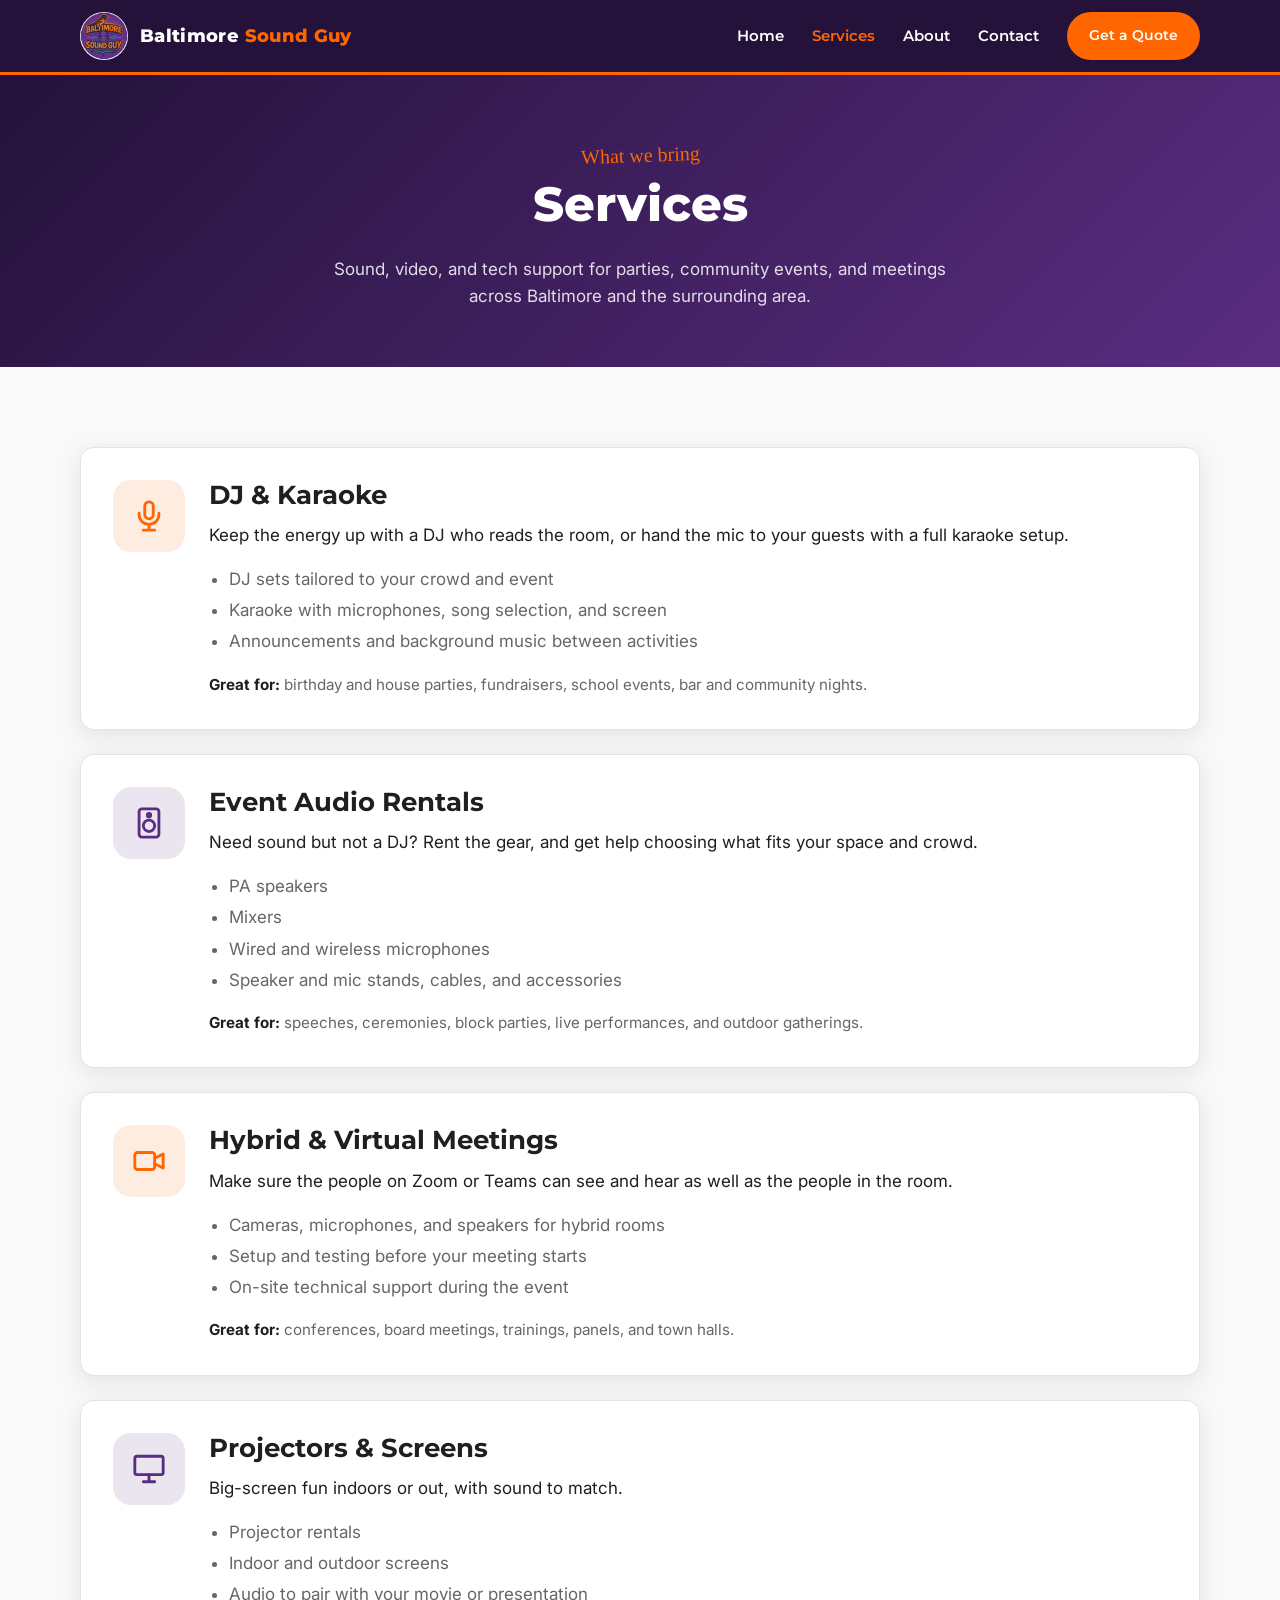
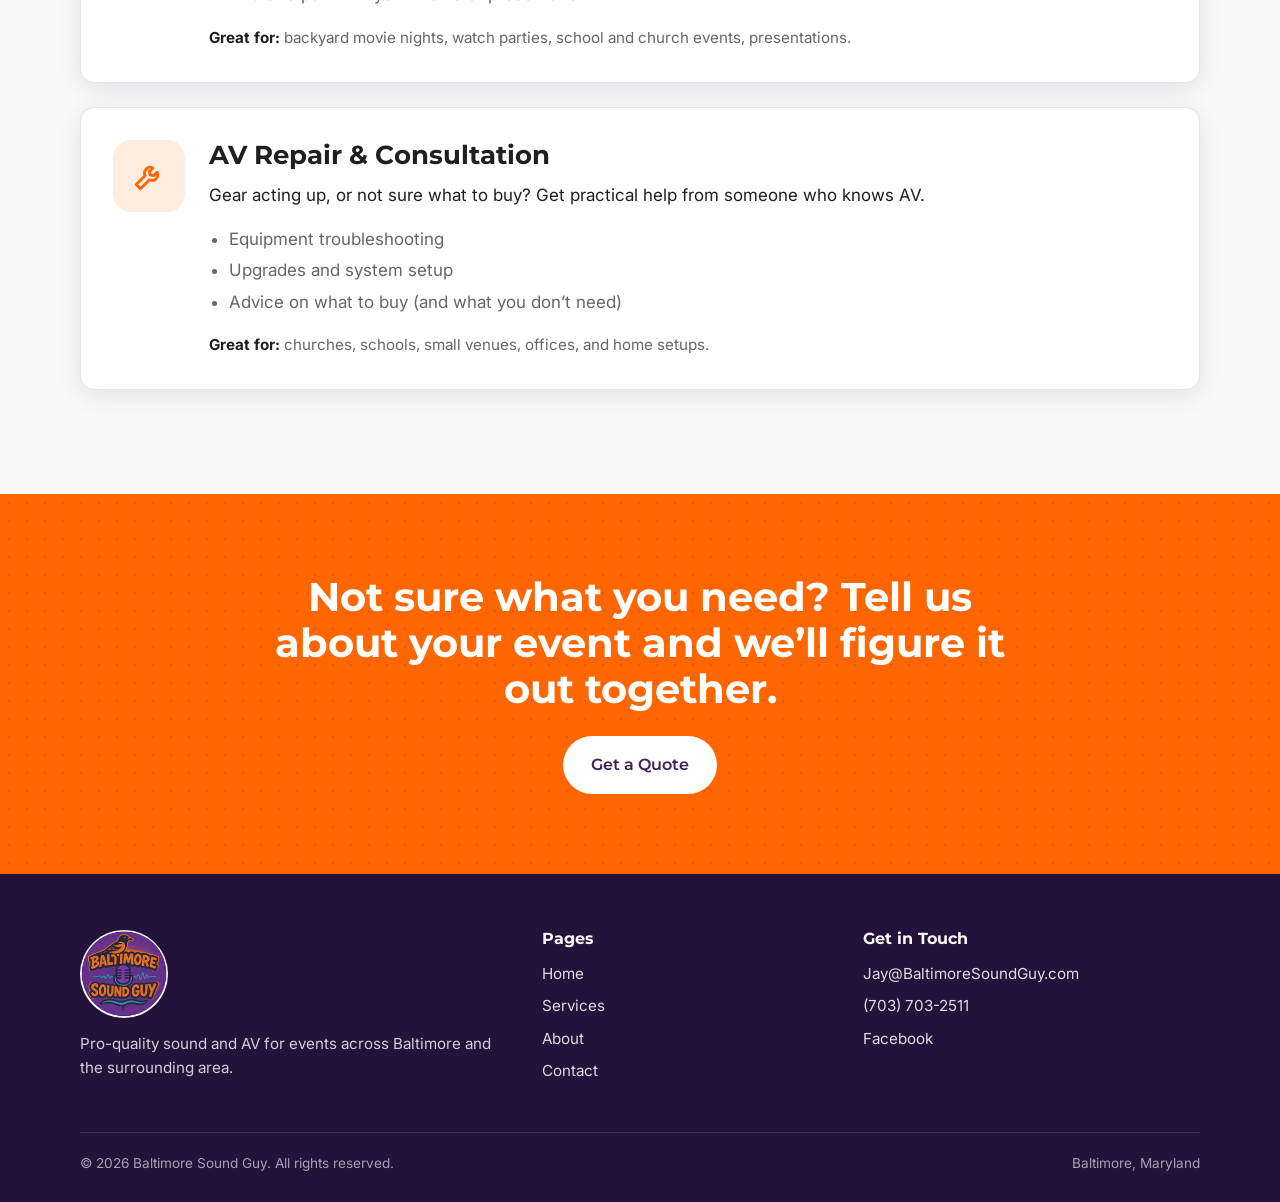
<file: services.html>
<!doctype html>
<html lang="en">
<head>
  <meta charset="utf-8">
  <meta name="viewport" content="width=device-width, initial-scale=1">
  <title>Services | Baltimore Sound Guy</title>
  <meta name="description" content="DJ and karaoke, event audio rentals, hybrid meeting AV support, projector and screen rentals, and AV repair and consultation in Baltimore, MD.">
  <link rel="canonical" href="https://baltimoresoundguy.com/services.html">
  <link rel="icon" href="assets/images/favicon-64.png">
  <link rel="preconnect" href="https://fonts.googleapis.com">
  <link rel="preconnect" href="https://fonts.gstatic.com" crossorigin>
  <link href="https://fonts.googleapis.com/css2?family=Inter:wght@400;500;600&family=Montserrat:wght@500;600;700;800&family=Permanent+Marker&display=swap" rel="stylesheet">
  <link rel="stylesheet" href="assets/css/styles.css?v=3">
</head>
<body>
  <a class="skip-link" href="#main">Skip to content</a>

  <header class="site-header">
    <nav class="container nav" aria-label="Main">
      <a class="brand" href="index.html">
        <img src="assets/images/logo-circle-160.png" alt="" width="48" height="48">
        <span>Baltimore <b>Sound Guy</b></span>
      </a>
      <button class="nav-toggle" aria-label="Open menu" aria-expanded="false" aria-controls="nav-links">
        <svg viewBox="0 0 24 24" fill="none" stroke="currentColor" stroke-width="2" stroke-linecap="round"><path d="M4 6h16M4 12h16M4 18h16"/></svg>
      </button>
      <ul class="nav-links" id="nav-links">
        <li><a href="index.html">Home</a></li>
        <li><a href="services.html" aria-current="page">Services</a></li>
        <li><a href="about.html">About</a></li>
        <li><a href="contact.html">Contact</a></li>
        <li><a class="btn btn--orange" href="contact.html">Get a Quote</a></li>
      </ul>
    </nav>
  </header>

  <main id="main">
    <section class="page-head">
      <div class="container">
        <span class="tag">What we bring</span>
        <h1>Services</h1>
        <p>Sound, video, and tech support for parties, community events, and meetings across Baltimore and the surrounding area.</p>
      </div>
    </section>

    <section class="section">
      <div class="container">

        <article class="service-detail" id="dj-karaoke">
          <div class="icon-badge">
            <svg viewBox="0 0 24 24" fill="none" stroke="currentColor" stroke-width="2" stroke-linecap="round" stroke-linejoin="round"><rect x="9" y="2" width="6" height="12" rx="3"/><path d="M5 10v1a7 7 0 0 0 14 0v-1M12 18v4M8 22h8"/></svg>
          </div>
          <div>
            <h2>DJ &amp; Karaoke</h2>
            <p>Keep the energy up with a DJ who reads the room, or hand the mic to your guests with a full karaoke setup.</p>
            <ul>
              <li>DJ sets tailored to your crowd and event</li>
              <li>Karaoke with microphones, song selection, and screen</li>
              <li>Announcements and background music between activities</li>
            </ul>
            <p class="good-for"><b>Great for:</b> birthday and house parties, fundraisers, school events, bar and community nights.</p>
          </div>
        </article>

        <article class="service-detail" id="audio-rentals">
          <div class="icon-badge icon-badge--purple">
            <svg viewBox="0 0 24 24" fill="none" stroke="currentColor" stroke-width="2" stroke-linecap="round" stroke-linejoin="round"><rect x="5" y="2" width="14" height="20" rx="2"/><circle cx="12" cy="14" r="4"/><circle cx="12" cy="6.5" r="1.2"/></svg>
          </div>
          <div>
            <h2>Event Audio Rentals</h2>
            <p>Need sound but not a DJ? Rent the gear, and get help choosing what fits your space and crowd.</p>
            <ul>
              <li>PA speakers</li>
              <li>Mixers</li>
              <li>Wired and wireless microphones</li>
              <li>Speaker and mic stands, cables, and accessories</li>
            </ul>
            <p class="good-for"><b>Great for:</b> speeches, ceremonies, block parties, live performances, and outdoor gatherings.</p>
          </div>
        </article>

        <article class="service-detail" id="hybrid-meetings">
          <div class="icon-badge">
            <svg viewBox="0 0 24 24" fill="none" stroke="currentColor" stroke-width="2" stroke-linecap="round" stroke-linejoin="round"><rect x="2" y="6" width="14" height="12" rx="2"/><path d="M16 10l6-3v10l-6-3"/></svg>
          </div>
          <div>
            <h2>Hybrid &amp; Virtual Meetings</h2>
            <p>Make sure the people on Zoom or Teams can see and hear as well as the people in the room.</p>
            <ul>
              <li>Cameras, microphones, and speakers for hybrid rooms</li>
              <li>Setup and testing before your meeting starts</li>
              <li>On-site technical support during the event</li>
            </ul>
            <p class="good-for"><b>Great for:</b> conferences, board meetings, trainings, panels, and town halls.</p>
          </div>
        </article>

        <article class="service-detail" id="projectors-screens">
          <div class="icon-badge icon-badge--purple">
            <svg viewBox="0 0 24 24" fill="none" stroke="currentColor" stroke-width="2" stroke-linecap="round" stroke-linejoin="round"><rect x="2" y="3" width="20" height="13" rx="1.5"/><path d="M12 16v5M8 21h8"/></svg>
          </div>
          <div>
            <h2>Projectors &amp; Screens</h2>
            <p>Big-screen fun indoors or out, with sound to match.</p>
            <ul>
              <li>Projector rentals</li>
              <li>Indoor and outdoor screens</li>
              <li>Audio to pair with your movie or presentation</li>
            </ul>
            <p class="good-for"><b>Great for:</b> backyard movie nights, watch parties, school and church events, presentations.</p>
          </div>
        </article>

        <article class="service-detail" id="av-repair">
          <div class="icon-badge">
            <svg viewBox="0 0 24 24" fill="none" stroke="currentColor" stroke-width="2" stroke-linecap="round" stroke-linejoin="round"><path d="M14.7 6.3a4 4 0 0 0-5.4 5.4L3 18l3 3 6.3-6.3a4 4 0 0 0 5.4-5.4l-2.5 2.5-2.4-.6-.6-2.4z"/></svg>
          </div>
          <div>
            <h2>AV Repair &amp; Consultation</h2>
            <p>Gear acting up, or not sure what to buy? Get practical help from someone who knows AV.</p>
            <ul>
              <li>Equipment troubleshooting</li>
              <li>Upgrades and system setup</li>
              <li>Advice on what to buy (and what you don’t need)</li>
            </ul>
            <p class="good-for"><b>Great for:</b> churches, schools, small venues, offices, and home setups.</p>
          </div>
        </article>

      </div>
    </section>

    <section class="cta-band section">
      <div class="container">
        <h2>Not sure what you need? Tell us about your event and we’ll figure it out together.</h2>
        <a class="btn btn--white" href="contact.html">Get a Quote</a>
      </div>
    </section>
  </main>

  <footer class="site-footer">
    <div class="container">
      <div class="footer-grid">
        <div class="footer-brand">
          <img src="assets/images/logo-circle-160.png" alt="Baltimore Sound Guy logo" width="88" height="88">
          <p>Pro-quality sound and AV for events across Baltimore and the surrounding area.</p>
        </div>
        <div>
          <h4>Pages</h4>
          <ul>
            <li><a href="index.html">Home</a></li>
            <li><a href="services.html">Services</a></li>
            <li><a href="about.html">About</a></li>
            <li><a href="contact.html">Contact</a></li>
          </ul>
        </div>
        <div>
          <h4>Get in Touch</h4>
          <ul>
            <li><a href="mailto:Jay@BaltimoreSoundGuy.com">Jay@BaltimoreSoundGuy.com</a></li>
            <li><a href="tel:+17037032511">(703) 703-2511</a></li>
            <li><a href="https://www.facebook.com/baltimoresoundguy" target="_blank" rel="noopener">Facebook</a></li>
          </ul>
        </div>
      </div>
      <div class="footer-bottom">
        <span>© <span data-year>2026</span> Baltimore Sound Guy. All rights reserved.</span>
        <span>Baltimore, Maryland</span>
      </div>
    </div>
  </footer>

  <script src="assets/js/main.js?v=2"></script>
</body>
</html>
</file>
<file: assets/css/styles.css>
/* ==========================================================================
   Baltimore Sound Guy — site styles
   Colors and fonts come from the brand brief. Change them here, once.
   ========================================================================== */

:root {
  --orange: #FF6600;
  --orange-dark: #D95500;
  --purple: #5A2D82;
  --purple-dark: #3E1E5C;
  --purple-deep: #24123A;
  --teal: #2BA6A6;           /* accent pulled from the logo's sound waves */
  --charcoal: #1F1F1F;
  --offwhite: #F9F9F9;
  --gray: #666666;
  --line: #E6E1EA;
  --white: #FFFFFF;

  --font-head: "Montserrat", system-ui, sans-serif;
  --font-body: "Inter", system-ui, sans-serif;
  --font-tag: "Permanent Marker", "Comic Sans MS", cursive; /* graffiti accent — use sparingly */

  --radius: 14px;
  --shadow: 0 6px 24px rgba(36, 18, 58, 0.10);
  --max: 1160px;
}

*,
*::before,
*::after { box-sizing: border-box; }

html { scroll-behavior: smooth; }

body {
  margin: 0;
  font-family: var(--font-body);
  font-size: 17px;
  line-height: 1.6;
  color: var(--charcoal);
  background: var(--offwhite);
}

img { max-width: 100%; display: block; }

a { color: var(--purple); }
a:hover { color: var(--orange-dark); }

h1, h2, h3, h4 {
  font-family: var(--font-head);
  font-weight: 700;
  line-height: 1.15;
  margin: 0 0 0.5em;
}

h2 { font-size: clamp(1.8rem, 3.5vw, 2.5rem); }
h3 { font-size: 1.2rem; }

p { margin: 0 0 1em; }

.container {
  width: 100%;
  max-width: var(--max);
  margin: 0 auto;
  padding: 0 20px;
}

.section { padding: 80px 0; }
.section--tight { padding: 56px 0; }
.section--white { background: var(--white); }

.section-head {
  text-align: center;
  max-width: 680px;
  margin: 0 auto 48px;
}
.section-head p { color: var(--gray); }

.tag {
  font-family: var(--font-tag);
  color: var(--orange);
  font-size: 1.25rem;
  display: inline-block;
  transform: rotate(-2deg);
  margin-bottom: 6px;
}

.skip-link {
  position: absolute;
  left: -999px;
  top: 8px;
  background: var(--white);
  padding: 8px 14px;
  z-index: 100;
}
.skip-link:focus { left: 8px; }

/* ---------- Buttons ---------- */

.btn {
  display: inline-flex;
  align-items: center;
  gap: 8px;
  font-family: var(--font-head);
  font-weight: 600;
  font-size: 1rem;
  text-decoration: none;
  padding: 14px 26px;
  border-radius: 999px;
  border: 2px solid transparent;
  cursor: pointer;
  transition: transform 0.15s ease, background 0.15s ease, color 0.15s ease;
}
.btn:hover { transform: translateY(-2px); }
.btn svg { width: 18px; height: 18px; }

.btn--orange { background: var(--orange); color: var(--white); }
.btn--orange:hover { background: var(--orange-dark); color: var(--white); }

.btn--ghost { border-color: var(--white); color: var(--white); }
.btn--ghost:hover { background: var(--white); color: var(--purple-dark); }

.btn--purple { background: var(--purple); color: var(--white); }
.btn--purple:hover { background: var(--purple-dark); color: var(--white); }

.btn--white { background: var(--white); color: var(--purple-dark); }
.btn--white:hover { background: var(--offwhite); color: var(--orange-dark); }

/* ---------- Header / nav ---------- */

.site-header {
  position: sticky;
  top: 0;
  z-index: 50;
  background: var(--purple-deep);
  border-bottom: 3px solid var(--orange);
}

.nav {
  display: flex;
  align-items: center;
  justify-content: space-between;
  height: 72px;
}

.brand {
  display: flex;
  align-items: center;
  gap: 12px;
  text-decoration: none;
  color: var(--white);
  font-family: var(--font-head);
  font-weight: 800;
  font-size: 1.1rem;
  letter-spacing: 0.02em;
}
.brand img { width: 48px; height: 48px; border-radius: 50%; }
.brand span b { color: var(--orange); font-weight: 800; }
.brand:hover { color: var(--white); }

.nav-links {
  display: flex;
  align-items: center;
  gap: 28px;
  list-style: none;
  margin: 0;
  padding: 0;
}
.nav-links a {
  color: var(--white);
  text-decoration: none;
  font-family: var(--font-head);
  font-weight: 600;
  font-size: 0.95rem;
}
.nav-links a:hover,
.nav-links a[aria-current="page"] { color: var(--orange); }
.nav-links .btn { padding: 10px 20px; font-size: 0.9rem; }
.nav-links .btn:hover { color: var(--white); }

.nav-toggle {
  display: none;
  background: none;
  border: 0;
  color: var(--white);
  cursor: pointer;
  padding: 8px;
}
.nav-toggle svg { width: 28px; height: 28px; }

@media (max-width: 860px) {
  .nav-toggle { display: block; }
  .nav-links {
    display: none;
    position: absolute;
    top: 75px;
    left: 0;
    right: 0;
    flex-direction: column;
    gap: 0;
    background: var(--purple-deep);
    padding: 8px 20px 20px;
    border-bottom: 3px solid var(--orange);
  }
  .nav-links.open { display: flex; }
  .nav-links li { width: 100%; }
  .nav-links a { display: block; padding: 14px 0; border-bottom: 1px solid rgba(255,255,255,0.08); }
  .nav-links .btn { margin-top: 12px; justify-content: center; border-bottom: 0; }
}

/* ---------- Hero ---------- */

.hero {
  position: relative;
  overflow: hidden;
  color: var(--white);
  text-align: center;
  background: linear-gradient(180deg, var(--purple-deep) 0%, var(--purple) 70%, var(--purple-dark) 100%);
  padding: 72px 0 0;
}

.hero__inner { position: relative; z-index: 2; padding-bottom: 200px; }

.hero__logo {
  width: 170px;
  height: 170px;
  margin: 0 auto 24px;
  border-radius: 50%;
  border: 4px solid var(--white);
  box-shadow: 0 10px 40px rgba(0,0,0,0.35);
}

.hero h1 {
  font-size: clamp(2.1rem, 5.5vw, 3.6rem);
  font-weight: 800;
  max-width: 820px;
  margin: 0 auto 18px;
}
.hero h1 em { font-style: normal; color: var(--orange); }

.hero__services {
  font-family: var(--font-head);
  font-weight: 500;
  font-size: clamp(0.95rem, 2vw, 1.1rem);
  color: rgba(255,255,255,0.88);
  max-width: 760px;
  margin: 0 auto 32px;
}
.hero__services span { white-space: nowrap; }
.hero__services .dot { color: var(--orange); padding: 0 6px; }

.hero__ctas { display: flex; gap: 14px; justify-content: center; flex-wrap: wrap; }

.hero__skyline {
  position: absolute;
  left: 0;
  right: 0;
  bottom: -2px;
  width: 100%;
  height: 230px;
  z-index: 1;
}

@media (max-width: 600px) {
  .hero { padding-top: 48px; }
  .hero__logo { width: 130px; height: 130px; }
  .hero__inner { padding-bottom: 150px; }
  .hero__skyline { height: 160px; }
}

/* ---------- Trust bar ---------- */

.trust {
  background: var(--white);
  border-bottom: 1px solid var(--line);
}
.trust__grid {
  display: grid;
  grid-template-columns: repeat(4, 1fr);
  gap: 28px;
  padding: 40px 0;
}
.trust__item { display: flex; gap: 14px; align-items: flex-start; }
.trust__item h3 { font-size: 1.02rem; margin-bottom: 4px; }
.trust__item p { font-size: 0.92rem; color: var(--gray); margin: 0; }

.icon-badge {
  flex: none;
  width: 48px;
  height: 48px;
  border-radius: 12px;
  display: grid;
  place-items: center;
  background: rgba(255, 102, 0, 0.12);
  color: var(--orange);
}
.icon-badge svg { width: 24px; height: 24px; }
.icon-badge--purple { background: rgba(90, 45, 130, 0.12); color: var(--purple); }

@media (max-width: 900px) { .trust__grid { grid-template-columns: repeat(2, 1fr); } }
@media (max-width: 520px) { .trust__grid { grid-template-columns: 1fr; gap: 22px; } }

/* ---------- Service cards ---------- */

.cards {
  display: grid;
  grid-template-columns: repeat(6, 1fr);
  gap: 24px;
}
.card {
  grid-column: span 2;
  background: var(--white);
  border: 1px solid var(--line);
  border-radius: var(--radius);
  padding: 28px;
  box-shadow: var(--shadow);
  border-top: 4px solid var(--orange);
  transition: transform 0.15s ease;
}
.card:nth-child(even) { border-top-color: var(--purple); }
.card:hover { transform: translateY(-4px); }
/* five cards: center the bottom two on desktop */
.card:nth-child(4) { grid-column: 2 / span 2; }
.card .icon-badge { margin-bottom: 16px; }
.card p { color: var(--gray); margin: 0; font-size: 0.97rem; }

@media (max-width: 900px) {
  .cards { grid-template-columns: repeat(2, 1fr); }
  .card, .card:nth-child(4) { grid-column: auto; }
  .card:nth-child(5) { grid-column: 1 / -1; }
}
@media (max-width: 600px) {
  .cards { grid-template-columns: 1fr; }
}

.center { text-align: center; }
.mt-40 { margin-top: 40px; }

/* ---------- CTA band ---------- */

.cta-band {
  background: var(--orange);
  color: var(--white);
  text-align: center;
  position: relative;
  overflow: hidden;
}
.cta-band::before {
  /* subtle spray-paint speckle */
  content: "";
  position: absolute;
  inset: 0;
  background-image: radial-gradient(rgba(90,45,130,0.18) 1.5px, transparent 1.6px);
  background-size: 18px 18px;
  pointer-events: none;
}
.cta-band .container { position: relative; }
.cta-band h2 { max-width: 760px; margin: 0 auto 24px; }

/* ---------- Page header (inner pages) ---------- */

.page-head {
  background: linear-gradient(135deg, var(--purple-deep), var(--purple));
  color: var(--white);
  padding: 64px 0 56px;
  text-align: center;
}
.page-head h1 { font-size: clamp(2rem, 5vw, 3rem); font-weight: 800; }
.page-head p { color: rgba(255,255,255,0.85); max-width: 640px; margin: 0 auto; }

/* ---------- Services page ---------- */

.service-detail {
  display: grid;
  grid-template-columns: 72px 1fr;
  gap: 24px;
  background: var(--white);
  border: 1px solid var(--line);
  border-radius: var(--radius);
  padding: 32px;
  margin-bottom: 24px;
  box-shadow: var(--shadow);
  scroll-margin-top: 96px;
}
.service-detail .icon-badge { width: 72px; height: 72px; border-radius: 18px; }
.service-detail .icon-badge svg { width: 34px; height: 34px; }
.service-detail h2 { font-size: 1.6rem; }
.service-detail ul { margin: 0 0 1em; padding-left: 1.2em; color: var(--gray); }
.service-detail li { margin-bottom: 4px; }
.service-detail .good-for { font-size: 0.95rem; color: var(--gray); margin: 0; }
.service-detail .good-for b { color: var(--charcoal); }

@media (max-width: 600px) {
  .service-detail { grid-template-columns: 1fr; padding: 24px; }
}

/* ---------- About page ---------- */

.story {
  max-width: 760px;
  margin: 0 auto;
  font-size: 1.08rem;
}
.story p { margin-bottom: 1.2em; }
.story .lead {
  font-family: var(--font-head);
  font-weight: 600;
  font-size: clamp(1.25rem, 2.6vw, 1.5rem);
  line-height: 1.4;
  color: var(--purple-dark);
}

.timeline {
  list-style: none;
  margin: 40px 0 0;
  padding: 0 0 0 28px;
  border-left: 3px solid var(--line);
}
.timeline li { position: relative; margin-bottom: 28px; }
.timeline li::before {
  content: "";
  position: absolute;
  left: -37px;
  top: 4px;
  width: 16px;
  height: 16px;
  border-radius: 50%;
  background: var(--orange);
  border: 3px solid var(--offwhite);
}
.timeline li:nth-child(even)::before { background: var(--purple); }
.timeline h3 { margin-bottom: 4px; }
.timeline p { color: var(--gray); margin: 0; }

.values {
  display: grid;
  grid-template-columns: repeat(3, minmax(0, 1fr));
  gap: 24px;
}
.values .card { grid-column: auto; }
@media (max-width: 860px) { .values { grid-template-columns: minmax(0, 1fr); } }

/* ---------- Contact page ---------- */

.contact-grid {
  display: grid;
  grid-template-columns: 1.4fr 1fr;
  gap: 32px;
  align-items: start;
}
.contact-grid > * { min-width: 0; }
@media (max-width: 860px) { .contact-grid { grid-template-columns: minmax(0, 1fr); } }
@media (max-width: 520px) { .panel { padding: 22px; } }

.panel {
  background: var(--white);
  border: 1px solid var(--line);
  border-radius: var(--radius);
  padding: 32px;
  box-shadow: var(--shadow);
}

.form-row { display: grid; grid-template-columns: minmax(0, 1fr) minmax(0, 1fr); gap: 16px; }
@media (max-width: 600px) { .form-row { grid-template-columns: minmax(0, 1fr); } }

.field { margin-bottom: 18px; }
.field label {
  display: block;
  font-family: var(--font-head);
  font-weight: 600;
  font-size: 0.92rem;
  margin-bottom: 6px;
}
.field .opt { font-weight: 400; color: var(--gray); }
.field input,
.field select,
.field textarea {
  width: 100%;
  font: inherit;
  font-size: 1rem;
  padding: 12px 14px;
  border: 1.5px solid var(--line);
  border-radius: 10px;
  background: var(--offwhite);
  color: var(--charcoal);
}
.field input:focus,
.field select:focus,
.field textarea:focus {
  outline: none;
  border-color: var(--purple);
  background: var(--white);
}
.field textarea { min-height: 130px; resize: vertical; }

.checks { display: grid; grid-template-columns: 1fr 1fr; gap: 8px 16px; }
.checks label { font-family: var(--font-body); font-weight: 400; display: flex; gap: 8px; align-items: center; margin: 0; }
.checks input { width: auto; }
@media (max-width: 520px) { .checks { grid-template-columns: 1fr; } }

.form-note { font-size: 0.88rem; color: var(--gray); margin-top: 12px; }
.hp { position: absolute; left: -9999px; }
.form-status { margin-top: 14px; font-weight: 600; }
.form-status.ok { color: #1B7F4B; }
.form-status.err { color: #B3261E; }

.contact-list { list-style: none; padding: 0; margin: 0 0 24px; }
.contact-list li { display: flex; gap: 14px; align-items: center; margin-bottom: 18px; }
.contact-list a { font-weight: 600; text-decoration: none; }
.contact-list small { display: block; color: var(--gray); font-size: 0.85rem; }

/* ---------- Footer ---------- */

.site-footer {
  background: var(--purple-deep);
  color: rgba(255,255,255,0.8);
  padding: 56px 0 28px;
  font-size: 0.95rem;
}
.footer-grid {
  display: grid;
  grid-template-columns: 1.5fr 1fr 1.2fr;
  gap: 40px;
  margin-bottom: 36px;
}
.footer-brand img { width: 88px; height: 88px; margin-bottom: 14px; border-radius: 50%; }
.site-footer h4 { color: var(--white); font-size: 1rem; margin-bottom: 14px; }
.site-footer ul { list-style: none; padding: 0; margin: 0; }
.site-footer li { margin-bottom: 8px; }
.site-footer a { color: rgba(255,255,255,0.85); text-decoration: none; }
.site-footer a:hover { color: var(--orange); }
.footer-bottom {
  border-top: 1px solid rgba(255,255,255,0.12);
  padding-top: 20px;
  font-size: 0.85rem;
  color: rgba(255,255,255,0.6);
  display: flex;
  justify-content: space-between;
  flex-wrap: wrap;
  gap: 8px;
}
@media (max-width: 760px) { .footer-grid { grid-template-columns: 1fr; gap: 28px; } }
</file>
